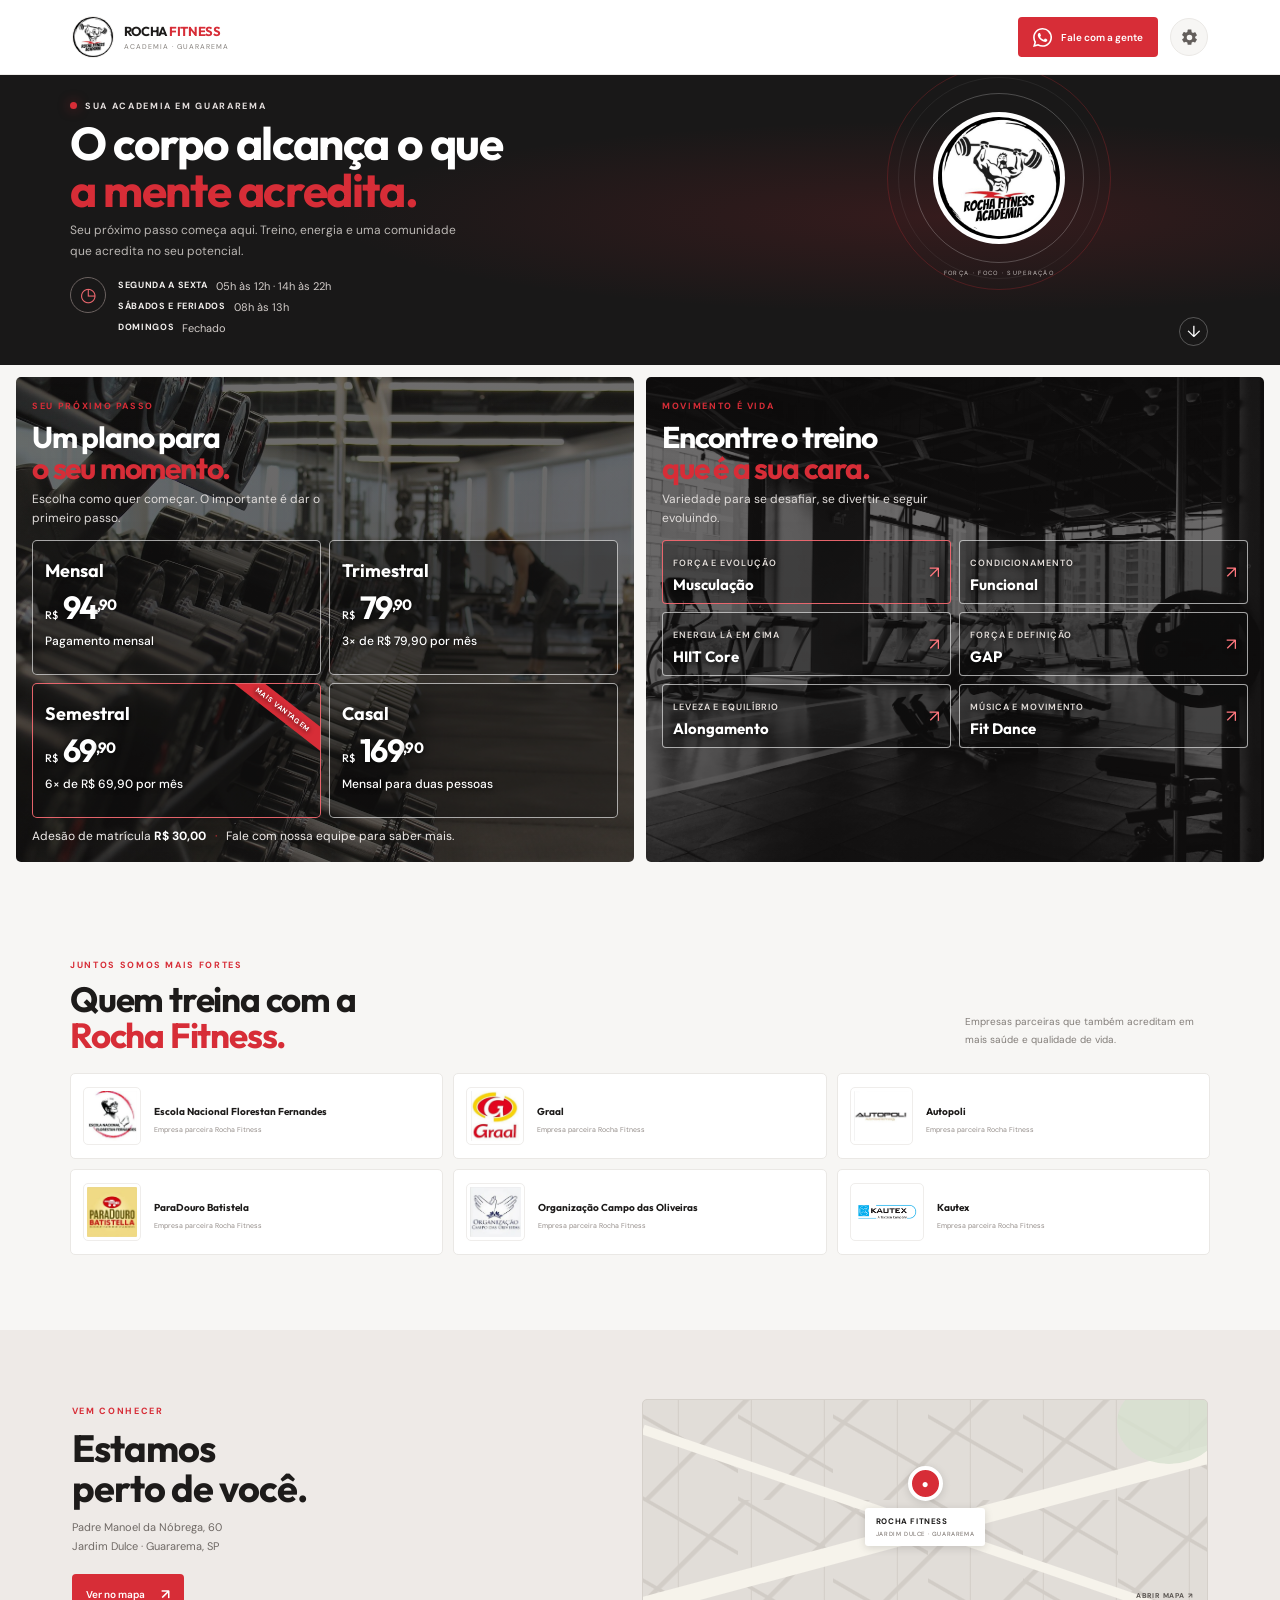
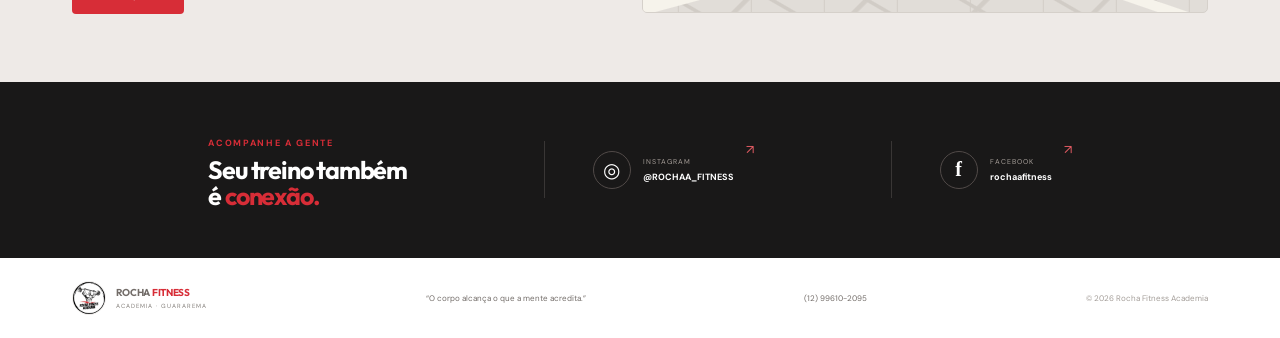
<file: index.html>
<!doctype html>
<html lang="pt-BR">
<head>
  <meta charset="utf-8">
  <meta name="viewport" content="width=device-width, initial-scale=1">
  <meta name="theme-color" content="#181818">
  <meta name="description" content="Conheça a Rocha Fitness Academia em Guararema: modalidades, planos, horários e localização.">
  <title>Rocha Fitness Academia | Guararema</title>
  <link rel="preconnect" href="https://fonts.googleapis.com">
  <link rel="preconnect" href="https://fonts.gstatic.com" crossorigin>
  <link href="https://fonts.googleapis.com/css2?family=DM+Sans:wght@400;500;600;700&family=Outfit:wght@400;500;600;700;800&display=swap" rel="stylesheet">
  <link rel="stylesheet" href="public.css">
  <script src="supabase-config.js" defer></script>
  <script src="public.js" defer></script>
</head>
<body>
  <header class="site-header">
    <a class="public-brand" href="#inicio">
      <img src="assets/logo.jpg" alt="Logotipo Rocha Fitness Academia">
      <span><strong>ROCHA <b>FITNESS</b></strong><small>ACADEMIA · GUARAREMA</small></span>
    </a>
    <div class="header-actions">
      <a class="header-cta" href="https://wa.me/5511964916477" target="_blank" rel="noopener noreferrer">
        <svg class="whatsapp-icon" viewBox="0 0 24 24" aria-hidden="true">
          <path d="M20.52 3.48A11.86 11.86 0 0 0 12.08 0C5.5 0 .14 5.35.14 11.94c0 2.1.55 4.15 1.6 5.96L.05 24l6.25-1.64a11.94 11.94 0 0 0 5.77 1.47h.01c6.58 0 11.94-5.36 11.94-11.94 0-3.19-1.24-6.19-3.5-8.41ZM12.08 21.8h-.01a9.9 9.9 0 0 1-5.04-1.38l-.36-.21-3.71.97.99-3.62-.24-.37a9.88 9.88 0 0 1-1.52-5.25c0-5.46 4.44-9.9 9.9-9.9 2.65 0 5.14 1.03 7.01 2.9a9.84 9.84 0 0 1 2.9 7c0 5.46-4.45 9.9-9.92 9.9Zm5.43-7.41c-.3-.15-1.76-.87-2.03-.97-.27-.1-.47-.15-.67.15-.2.3-.77.97-.94 1.17-.17.2-.35.22-.65.07-.3-.15-1.26-.47-2.4-1.49-.89-.79-1.49-1.77-1.66-2.07-.18-.3-.02-.46.13-.61.13-.13.3-.35.45-.52.15-.17.2-.3.3-.5.1-.2.05-.37-.02-.52-.08-.15-.67-1.61-.92-2.2-.24-.58-.49-.5-.67-.51h-.57c-.2 0-.52.07-.79.37-.27.3-1.04 1.02-1.04 2.48s1.07 2.87 1.22 3.07c.15.2 2.1 3.2 5.08 4.49.71.31 1.26.5 1.69.64.71.23 1.36.2 1.87.12.57-.08 1.76-.72 2.01-1.42.25-.69.25-1.29.17-1.42-.08-.12-.27-.2-.57-.35Z"/>
        </svg>
        <span>Fale com a gente</span>
      </a>
      <a class="admin-button" href="admin.html" aria-label="Administrar" title="Administrar">
        <svg viewBox="0 0 24 24" aria-hidden="true">
          <path d="M19.14 12.94a7.5 7.5 0 0 0 .05-.94c0-.32-.02-.63-.06-.94l2.03-1.58a.5.5 0 0 0 .12-.64l-1.92-3.32a.5.5 0 0 0-.61-.22l-2.39.96a7.2 7.2 0 0 0-1.63-.94l-.36-2.54A.49.49 0 0 0 13.88 2h-3.76a.49.49 0 0 0-.49.42L9.27 4.96c-.59.23-1.14.55-1.63.94l-2.39-.96a.5.5 0 0 0-.61.22L2.72 8.48a.5.5 0 0 0 .12.64l2.03 1.58a7.5 7.5 0 0 0-.05.94c0 .32.02.63.06.94l-2.03 1.58a.5.5 0 0 0-.12.64l1.92 3.32c.12.21.37.3.61.22l2.39-.96c.49.39 1.04.71 1.63.94l.36 2.54c.04.24.24.42.49.42h3.76c.25 0 .45-.18.49-.42l.36-2.54c.59-.23 1.14-.55 1.63-.94l2.39.96a.5.5 0 0 0 .61-.22l1.92-3.32a.5.5 0 0 0-.12-.64l-2.03-1.58ZM12 15.5a3.5 3.5 0 1 1 0-7 3.5 3.5 0 0 1 0 7Z"/>
        </svg>
      </a>
    </div>
  </header>

  <main>
    <section class="public-hero" id="inicio">
      <div class="hero-inner">
        <div class="hero-copy">
          <span class="hero-label"><span></span> SUA ACADEMIA EM GUARAREMA</span>
          <h1>O corpo alcança o que <br><em>a mente acredita.</em></h1>
          <p>Seu próximo passo começa aqui. Treino, energia e uma comunidade que acredita no seu potencial.</p>
          <div class="hero-actions">
            <div class="hero-hours" id="horarios" aria-label="Horários de funcionamento">
              <span class="hero-hours-icon">◷</span>
              <span class="hero-hours-copy">
                <strong>SEGUNDA A SEXTA <span>05h às 12h · 14h às 22h</span></strong>
                <strong>SÁBADOS E FERIADOS <span>08h às 13h</span></strong>
                <strong>DOMINGOS <span>Fechado</span></strong>
              </span>
            </div>
          </div>
        </div>
        <div class="hero-emblem"><div class="emblem-ring"><img src="assets/logo.jpg" alt="Rocha Fitness Academia"></div><span class="emblem-caption">FORÇA · FOCO · SUPERAÇÃO</span></div>
      </div>
      <a class="scroll-cue" href="#planos" aria-label="Rolar para os planos">↓</a>
    </section>

    <div class="offerings-layout">
      <section class="section section-plans" id="planos">
        <div class="section-heading"><div><span class="eyebrow">SEU PRÓXIMO PASSO</span><h2>Um plano para<br><em>o seu momento.</em></h2></div><p>Escolha como quer começar. O importante é dar o primeiro passo.</p></div>
        <div class="public-plans">
          <article class="public-plan"><h3>Mensal</h3><div class="public-price"><small>R$</small> 94<sup>,90</sup></div><p class="plan-detail">Pagamento mensal</p></article>
          <article class="public-plan"><h3>Trimestral</h3><div class="public-price"><small>R$</small> 79<sup>,90</sup></div><p class="plan-detail">3× de R$ 79,90 por mês</p></article>
          <article class="public-plan plan-highlight"><span class="plan-ribbon">MAIS VANTAGEM</span><h3>Semestral</h3><div class="public-price"><small>R$</small> 69<sup>,90</sup></div><p class="plan-detail">6× de R$ 69,90 por mês</p></article>
          <article class="public-plan"><h3>Casal</h3><div class="public-price"><small>R$</small> 169<sup>,90</sup></div><p class="plan-detail">Mensal para duas pessoas</p></article>
        </div>
        <p class="enrollment-note">Adesão de matrícula <strong>R$ 30,00</strong> <span>·</span> Fale com nossa equipe para saber mais.</p>
      </section>

      <section class="section modalities-section" id="modalidades">
        <div class="section-heading"><div><span class="eyebrow">MOVIMENTO É VIDA</span><h2>Encontre o treino<br><em>que é a sua cara.</em></h2></div><p>Variedade para se desafiar, se divertir e seguir evoluindo.</p></div>
        <div class="modalities-grid">
          <article class="modality-card modality-feature"><div><span>FORÇA E EVOLUÇÃO</span><h3>Musculação</h3></div><span class="modality-arrow">↗</span></article>
          <article class="modality-card"><div><span>CONDICIONAMENTO</span><h3>Funcional</h3></div><span class="modality-arrow">↗</span></article>
          <article class="modality-card"><div><span>ENERGIA LÁ EM CIMA</span><h3>HIIT Core</h3></div><span class="modality-arrow">↗</span></article>
          <article class="modality-card"><div><span>FORÇA E DEFINIÇÃO</span><h3>GAP</h3></div><span class="modality-arrow">↗</span></article>
          <article class="modality-card"><div><span>LEVEZA E EQUILÍBRIO</span><h3>Alongamento</h3></div><span class="modality-arrow">↗</span></article>
          <article class="modality-card"><div><span>MÚSICA E MOVIMENTO</span><h3>Fit Dance</h3></div><span class="modality-arrow">↗</span></article>
        </div>
      </div>

    <section class="section partners-section" id="parcerias">
      <div class="section-heading partner-heading"><div><span class="eyebrow">JUNTOS SOMOS MAIS FORTES</span><h2>Quem treina com a<br><em>Rocha Fitness.</em></h2></div><p>Empresas parceiras que também acreditam em mais saúde e qualidade de vida.</p></div>
      <div class="partners-grid" id="partners-grid" aria-live="polite">
        <article class="partner-card"><img class="partner-image" src="assets/partner-florestan.png" alt="Logotipo Escola Nacional Florestan Fernandes"><div><strong>Escola Nacional Florestan Fernandes</strong><small>Empresa parceira Rocha Fitness</small></div></article>
        <article class="partner-card"><img class="partner-image" src="assets/partner-graal.png" alt="Logotipo Graal"><div><strong>Graal</strong><small>Empresa parceira Rocha Fitness</small></div></article>
        <article class="partner-card"><img class="partner-image" src="assets/partner-autopoli.png" alt="Logotipo Autopoli"><div><strong>Autopoli</strong><small>Empresa parceira Rocha Fitness</small></div></article>
        <article class="partner-card"><img class="partner-image" src="assets/partner-paradouro.png" alt="Logotipo ParaDouro Batistela"><div><strong>ParaDouro Batistela</strong><small>Empresa parceira Rocha Fitness</small></div></article>
        <article class="partner-card"><img class="partner-image" src="assets/partner-campo-das-oliveiras.png" alt="Logotipo Organização Campo das Oliveiras"><div><strong>Organização Campo das Oliveiras</strong><small>Empresa parceira Rocha Fitness</small></div></article>
        <article class="partner-card"><img class="partner-image" src="assets/partner-kautex.png" alt="Logotipo Kautex"><div><strong>Kautex</strong><small>Empresa parceira Rocha Fitness</small></div></article>
      </div>
    </section>

    <section class="location-section" id="localizacao">
      <div class="location-copy"><span class="eyebrow">VEM CONHECER</span><h2>Estamos<br>perto de você.</h2><p>Padre Manoel da Nóbrega, 60<br>Jardim Dulce · Guararema, SP</p><a class="button button-red" href="https://www.google.com/maps/search/?api=1&query=Padre+Manoel+da+N%C3%B3brega%2C+60%2C+Jardim+Dulce%2C+Guararema%2C+SP" target="_blank" rel="noopener noreferrer">Ver no mapa <span>↗</span></a></div>
      <a class="map-card" href="https://www.google.com/maps/search/?api=1&query=Padre+Manoel+da+N%C3%B3brega%2C+60%2C+Jardim+Dulce%2C+Guararema%2C+SP" target="_blank" rel="noopener noreferrer" aria-label="Abrir localização no Google Maps"><span class="map-lines"></span><span class="map-pin">●</span><span class="map-label">ROCHA FITNESS <small>JARDIM DULCE · GUARAREMA</small></span><span class="map-open">ABRIR MAPA ↗</span></a>
    </section>

    <section class="social-band"><div><span class="eyebrow">ACOMPANHE A GENTE</span><h2>Seu treino também<br>é <em>conexão.</em></h2></div><a href="https://www.instagram.com/ROCHAA_FITNESS/" target="_blank" rel="noopener noreferrer"><span class="social-icon">◎</span><span><small>INSTAGRAM</small><strong>@ROCHAA_FITNESS</strong></span><span class="social-arrow">↗</span></a><a href="https://www.facebook.com/rochaafitness" target="_blank" rel="noopener noreferrer"><span class="social-icon facebook-icon">f</span><span><small>FACEBOOK</small><strong>rochaafitness</strong></span><span class="social-arrow">↗</span></a></section>
  </main>

  <footer class="public-footer"><a class="public-brand" href="#inicio"><img src="assets/logo.jpg" alt=""><span><strong>ROCHA <b>FITNESS</b></strong><small>ACADEMIA · GUARAREMA</small></span></a><p>“O corpo alcança o que a mente acredita.”</p><a href="tel:+5512996102095">(12) 99610-2095</a><span>© <span id="current-year"></span> Rocha Fitness Academia</span></footer>
</body>
</html>
</file>
<file: public.css>
:root {
  color-scheme: light;
  --red: #d72d37;
  --ink: #1d1b1a;
  --muted: #827d79;
  --paper: #f7f6f4;
  --line: #eae8e5;
  font-family: "DM Sans", sans-serif;
  font-synthesis: none;
  text-rendering: optimizeLegibility;
}
* { box-sizing: border-box; }
html { scroll-behavior: smooth; scroll-padding-top: 85px; }
body { background: var(--paper); color: var(--ink); margin: 0; min-width: 320px; }
a { color: inherit; text-decoration: none; }
.site-header { align-items: center; background: rgba(255,255,255,.97); border-bottom: 1px solid #eeecea; display: flex; height: 75px; justify-content: space-between; padding: 0 max(calc((100vw - 1200px) / 2), 5.6%); position: sticky; top: 0; z-index: 20; }
.public-brand { align-items: center; display: inline-flex; flex: 0 0 auto; gap: 10px; }
.public-brand img { background: #fff; border: 1px solid #eeecea; border-radius: 50%; height: 42px; object-fit: cover; width: 42px; }
.public-brand span { display: flex; flex-direction: column; gap: 3px; }
.public-brand strong { font-family: Outfit,sans-serif; font-size: 13px; letter-spacing: -.3px; }
.public-brand strong b { color: var(--red); }
.public-brand small { color: #85807c; font-size: 7px; letter-spacing: 1px; }
.header-actions { align-items: center; display: flex; gap: 12px; margin-left: auto; }
.header-cta { align-items: center; background: var(--red); border-radius: 4px; color: white; display: inline-flex; font-size: 10px; font-weight: 600; gap: 9px; min-height: 40px; padding: 0 15px; transition: background .2s,transform .2s; }
.header-cta:hover { background: #bd222c; transform: translateY(-1px); }
.whatsapp-icon { fill: currentColor; height: 19px; width: 19px; }
.admin-button { align-items: center; background: #f7f6f4; border: 1px solid #eae8e5; border-radius: 50%; color: #635e5b; display: inline-flex; height: 38px; justify-content: center; transition: background .18s,color .18s; width: 38px; }
.admin-button:hover { background: #f7eeee; color: var(--red); }
.admin-button svg { fill: currentColor; height: 19px; width: 19px; }
.public-footer a:hover { color: var(--red); }
.public-hero { background: #191818; color: white; min-height: 285px; overflow: hidden; position: relative; }
.public-hero:after { background: radial-gradient(ellipse at 74% 49%,rgba(215,45,55,.15),transparent 46%); content:""; inset:0; pointer-events:none; position:absolute; }
.hero-inner { margin: 0 auto; max-width: 1200px; min-height: 285px; padding: 18px 30px 30px; position: relative; }
.hero-copy { max-width: 660px; position: relative; z-index: 2; }
.hero-label,.eyebrow { color: var(--red); font-size: 9px; font-weight: 700; letter-spacing: 1.65px; }
.hero-label { align-items: center; color: #e4dedd; display: inline-flex; gap: 8px; }
.hero-label span { background: var(--red); border-radius: 50%; box-shadow: 0 0 12px #d72d3780; height: 7px; width: 7px; }
.hero-copy h1,.section-heading h2,.hours-message h2,.location-copy h2,.social-band h2 { font-family: Outfit,sans-serif; font-size: clamp(32px,3.8vw,46px); letter-spacing: -1.4px; line-height: 1.03; margin: 6px 0 5px; }
.hero-copy h1 em,.section-heading h2 em,.hours-message h2 em,.social-band h2 em { color: var(--red); font-style: normal; }
.hero-copy>p { color: #bbb7b4; font-size: 12px; line-height: 1.8; margin: 0; max-width: 395px; }
.hero-actions { align-items: flex-start; display: flex; margin-top: 14px; }
.button { align-items: center; border-radius: 4px; display: inline-flex; font-size: 10px; font-weight: 600; gap: 16px; justify-content: center; min-height: 40px; padding: 0 14px; transition: background .2s,transform .2s; }
.button:hover { transform: translateY(-2px); }
.button-red { background: var(--red); color: white; }
.button-red:hover,.header-cta:hover { background: #bd222c; }
.button span { font-size: 14px; }
.hero-hours { align-items: flex-start; display: flex; gap: 12px; }
.hero-hours-icon { align-items: center; border: 1px solid #6b6260; border-radius: 50%; color: #f06970; display: flex; flex: 0 0 36px; font-size: 19px; height: 36px; justify-content: center; width: 36px; }
.hero-hours-copy { display: flex; flex-direction: column; gap: 7px; padding-top: 2px; }
.hero-hours-copy strong { color: #f2efed; display: flex; flex-wrap: wrap; font-size: 9px; gap: 8px; letter-spacing: .65px; }
.hero-hours-copy strong span { color: #d3cdca; font-size: 11px; font-weight: 400; letter-spacing: 0; }
.hero-emblem { align-items: center; display: flex; flex-direction: column; position: absolute; right: 13%; top: 18px; z-index: 1; }
.emblem-ring { align-items: center; border: 1px solid #ffffff3a; border-radius: 50%; display: flex; height: 170px; justify-content: center; position: relative; width: 170px; }
.emblem-ring:before,.emblem-ring:after { border: 1px solid #ffffff10; border-radius: 50%; content: ""; height: 200px; position: absolute; width: 200px; }
.emblem-ring:after { border-color: #d72d3740; height: 222px; width: 222px; }
.emblem-ring img { background: #fff; border: 5px solid #ffffff22; border-radius: 50%; height: 132px; object-fit: cover; width: 132px; }
.emblem-caption { color: #c3bcba; font-size: 6px; letter-spacing: 1.3px; margin-top: 6px; }
.hero-bottom-note { bottom: 21px; color: #999390; font-size: 7px; letter-spacing: 1.2px; position: absolute; }
.hero-bottom-note span { color: var(--red); margin-right: 8px; }
.scroll-cue { align-items: center; border: 1px solid #ffffff45; border-radius: 50%; bottom: 19px; color: #fff; display: flex; height: 29px; justify-content: center; position: absolute; right: max(calc((100vw - 1200px)/2 + 30px),5.6%); width: 29px; z-index: 1; }
.trust-strip { align-items: center; background: #fff; border-bottom: 1px solid var(--line); display: flex; gap: clamp(20px,5vw,68px); justify-content: center; min-height: 82px; }
.trust-strip>div { align-items: center; display: flex; gap: 10px; }
.trust-strip>div>strong { color: var(--red); font-family: Outfit,sans-serif; font-size: 19px; }
.trust-strip>div>span { color: #77716d; font-size: 9px; }
.trust-strip>i { background: #e9e6e3; height: 25px; width: 1px; }
.trust-location { color: var(--red); font-size: 12px; }
.section { margin: 0 auto; max-width: 1200px; padding: 54px 30px; }
.offerings-layout { align-items: stretch; display: grid; gap: 12px; grid-template-columns: repeat(2,minmax(0,1fr)); margin: 0; max-width: none; padding: 12px 16px 36px; }
.offerings-layout .section { margin: 0; max-width: none; padding: 16px; }
.section-plans { background: linear-gradient(rgba(20,18,18,.62),rgba(20,18,18,.68)),url("assets/plans-background.jpg") center/cover; border-radius: 5px; color: #fff; }
.section-plans .section-heading,.modalities-section .section-heading { align-items: flex-start; flex-direction: column; gap: 6px; margin-bottom: 12px; }
.section-plans .section-heading h2,.modalities-section .section-heading h2 { font-size: 30px; }
.section-plans .section-heading h2,.modalities-section .section-heading h2 { color: #fff; }
.section-plans .section-heading>p,.modalities-section .section-heading>p { color: #e0dcda; font-size: 12px; line-height: 1.6; margin: 0; max-width: 290px; }
.section-heading { align-items: flex-end; display: flex; justify-content: space-between; margin-bottom: 20px; }
.section-heading h2,.hours-message h2,.social-band h2 { font-size: 35px; letter-spacing: -1.2px; margin: 8px 0 0; }
.section-heading>p { color: var(--muted); font-size: 10px; line-height: 1.8; margin: 0 0 4px; max-width: 245px; }
.public-plans { display: grid; gap: 8px; grid-template-columns: repeat(2,minmax(0,1fr)); }
.public-plan { background: rgba(15,14,14,.37); border: 1px solid rgba(255,255,255,.62); border-radius: 5px; color: #fff; min-height: 135px; overflow: hidden; padding: 10px 12px; position: relative; text-shadow: 0 1px 5px rgba(0,0,0,.8); }
.public-plan.plan-highlight { border-color: rgba(241,105,112,.95); }
.plan-ribbon { background: var(--red); color: white; font-size: 7px; font-weight: 700; letter-spacing: .8px; padding: 5px 29px; position: absolute; right: -25px; top: 16px; transform: rotate(38deg); }
.plan-index { color: #a19a96; font-size: 7px; font-weight: 700; letter-spacing: .9px; }
.public-plan h3 { font-family: Outfit,sans-serif; font-size: 18px; margin: 8px 0 5px; }
.public-price { font-family: Outfit,sans-serif; font-size: 32px; font-weight: 700; letter-spacing: -1.5px; }
.public-price small { color: #fff; font-size: 11px; font-weight: 500; letter-spacing: 0; }
.public-price sup { color: inherit; font-size: 15px; letter-spacing: -.6px; vertical-align: 9px; }
.plan-detail { color: #fff; font-size: 12px; font-weight: 500; line-height: 1.5; margin: 5px 0 0; }
.enrollment-note { color: #f0ecea; font-size: 12px; line-height: 1.6; margin: 9px 0 0; }
.enrollment-note strong { color: #fff; }
.enrollment-note span { color: var(--red); margin: 0 6px; }
.modalities-section { background: linear-gradient(rgba(20,18,18,.62),rgba(20,18,18,.68)),url("assets/modalities-background.jpg") center/cover; border-radius: 5px; color: #fff; }
.modalities-grid { display: grid; gap: 8px; grid-template-columns: repeat(2,minmax(0,1fr)); }
.modality-card { align-items: center; background: rgba(15,14,14,.37); border: 1px solid rgba(255,255,255,.62); border-radius: 4px; color: #fff; display: flex; gap: 15px; min-height: 60px; padding: 9px 10px; text-shadow: 0 1px 5px rgba(0,0,0,.8); }
.modality-feature { border-color: rgba(241,105,112,.95); }
.modality-card>div { flex: 1; }
.modality-card>div>span { color: #e4deda; font-size: 9px; font-weight: 600; letter-spacing: .9px; }
.modality-card h3 { color: #fff; font-family: Outfit,sans-serif; font-size: 15px; font-weight: 700; margin: 4px 0 0; }
.modality-arrow { color: #ff777e; font-size: 17px; }
.partners-section { padding-bottom: 75px; }
.partners-grid { display: grid; gap: 10px; grid-template-columns: repeat(3,minmax(0,1fr)); }
.partner-card { align-items: center; background: #fff; border: 1px solid var(--line); border-radius: 5px; display: flex; gap: 13px; min-height: 86px; padding: 12px; }
.partner-image { align-items: center; background: #f4efed; border-radius: 5px; color: var(--red); display: flex; flex: 0 0 58px; font-family: Outfit,sans-serif; font-size: 14px; font-weight: 700; height: 58px; justify-content: center; object-fit: contain; padding: 3px; }
.partner-image[src^="data:"] { background: white; border: 1px solid #efedeb; }
.partner-image[src^="assets/partner-"] { background: white; border: 1px solid #efedeb; }
.partner-card strong { font-family: Outfit,sans-serif; font-size: 10px; line-height: 1.45; }
.partner-card small { color: #938c88; display: block; font-size: 7px; margin-top: 5px; }
.location-section { align-items: center; background: #eeeae7; display: grid; gap: 55px; grid-template-columns: 1fr 1.1fr; padding: 68px max(calc((100vw - 1140px)/2),5.6%); }
.location-copy h2 { font-size: 38px; letter-spacing: -1px; margin: 10px 0; }
.location-copy>p { color: #6f6965; font-size: 11px; line-height: 1.8; margin: 0 0 17px; }
.map-card { align-items: center; background-color: #e1ddd8; background-image: linear-gradient(30deg,transparent 46%,#d1ccc6 47%,#d1ccc6 49%,transparent 50%),linear-gradient(135deg,transparent 45%,#d2cdc7 46%,#d2cdc7 48%,transparent 49%),linear-gradient(90deg,transparent 47%,#d5d0ca 48%,#d5d0ca 49%,transparent 50%); background-size: 95px 82px,120px 100px,73px 100%; border: 1px solid #d5d0ca; border-radius: 5px; display: flex; flex-direction: column; height: 214px; justify-content: center; overflow: hidden; position: relative; }
.map-card:before,.map-card:after { background: #f6f3eb; content: ""; height: 18px; left: -20px; position: absolute; top: 49%; transform: rotate(-15deg); width: 130%; }
.map-card:after { height: 10px; top: 68%; transform: rotate(19deg); }
.map-lines { background: #d7e2d0; border-radius: 50%; height: 83px; opacity: .8; position: absolute; right: -14px; top: -19px; width: 104px; }
.map-pin { align-items: center; background: var(--red); border: 4px solid white; border-radius: 50%; box-shadow: 0 2px 8px #0002; color: white; display: flex; font-size: 12px; height: 35px; justify-content: center; position: relative; width: 35px; z-index: 1; }
.map-label { background: white; border-radius: 3px; box-shadow: 0 2px 8px #0002; font-size: 8px; font-weight: 700; letter-spacing: .6px; margin-top: 7px; padding: 8px 11px; position: relative; z-index: 1; }
.map-label small { color: #847d78; display: block; font-size: 6px; font-weight: 500; margin-top: 4px; }
.map-open { bottom: 12px; color: #5a5551; font-size: 7px; font-weight: 700; letter-spacing: .8px; position: absolute; right: 14px; z-index: 2; }
.social-band { align-items: center; background: #191818; color: white; display: flex; justify-content: space-evenly; padding: 48px max(calc((100vw - 1140px)/2),5.6%); }
.social-band h2 { font-size: 25px; margin-top: 7px; }
.social-band>a { align-items: center; border-left: 1px solid #393635; display: flex; gap: 12px; min-height: 57px; padding-left: clamp(16px,4vw,48px); }
.social-icon { align-items: center; border: 1px solid #514a48; border-radius: 50%; color: white; display: flex; font-size: 20px; height: 38px; justify-content: center; width: 38px; }
.facebook-icon { font-family: Georgia,serif; font-weight: 700; }
.social-band>a>span:nth-child(2) { display: flex; flex-direction: column; gap: 5px; }
.social-band>a small { color: #a69e99; font-size: 7px; letter-spacing: 1px; }
.social-band>a strong { font-size: 9px; }
.social-arrow { align-self: flex-start; color: #e35b63; font-size: 13px; }
.public-footer { align-items: center; background: #fff; display: flex; gap: clamp(14px,3vw,38px); justify-content: space-between; min-height: 80px; padding: 15px max(calc((100vw - 1200px)/2),5.6%); }
.public-footer .public-brand img { height: 34px; width: 34px; }
.public-footer .public-brand strong { font-size: 10px; }
.public-footer .public-brand small { font-size: 6px; }
.public-footer>p,.public-footer>a,.public-footer>span { color: #736d69; font-size: 8px; margin: 0; }
.public-footer>span { color: #a39d98; }
@media(max-width:900px) {
  .site-header { padding-left: 4%; padding-right: 4%; }
  .header-actions { gap: 9px; }
  .header-cta { padding: 0 11px; }
  .hero-emblem { right: 7%; top: 21px; }
  .hero-emblem .emblem-ring { height: 150px; width: 150px; }
  .emblem-ring img { height: 116px; width: 116px; }
  .emblem-ring:before { height: 178px; width: 178px; }
  .emblem-ring:after { height: 198px; width: 198px; }
  .hero-copy { max-width: 57%; }
  .offerings-layout { gap: 12px; padding-left: 12px; padding-right: 12px; }
  .offerings-layout .section { padding: 15px 12px; }
  .section-plans .section-heading h2,.modalities-section .section-heading h2 { font-size: 28px; }
  .public-plans { grid-template-columns: repeat(2,minmax(0,1fr)); }
  .public-price { font-size: 26px; }
  .public-plan { padding-left: 11px; padding-right: 11px; }
  .modalities-grid { grid-template-columns: 1fr; }
  .modality-card { min-height: 58px; padding: 9px; }
  .location-section { gap: 30px; }
  .public-footer { flex-wrap: wrap; }
}
@media(max-width:650px) {
  html { scroll-padding-top: 68px; }
  .site-header { height: 65px; padding: 0 17px; }
  .public-brand img { height: 37px; width: 37px; }
  .public-brand strong { font-size: 12px; }
  .header-actions { gap: 7px; }
  .header-cta { font-size: 9px; gap: 6px; min-height: 36px; padding: 0 9px; }
  .whatsapp-icon { height: 17px; width: 17px; }
  .admin-button { height: 35px; width: 35px; }
  .public-hero { min-height: 350px; }
  .hero-inner { min-height: 350px; padding: 27px 22px 37px; }
  .hero-copy { max-width: 100%; }
  .hero-copy h1 { font-size: clamp(32px,8.5vw,38px); letter-spacing: -1.2px; margin-top: 8px; }
  .hero-copy>p { font-size: 10px; max-width: 310px; }
  .hero-actions { margin-top: 13px; }
  .hero-hours { gap: 9px; }
  .hero-hours-icon { flex-basis: 30px; font-size: 16px; height: 30px; width: 30px; }
  .hero-hours-copy { gap: 6px; }
  .hero-hours-copy strong { font-size: 8px; gap: 6px; letter-spacing: .4px; }
  .hero-hours-copy strong span { font-size: 10px; }
  .hero-emblem { bottom: 18px; opacity: .65; right: 15px; top: auto; }
  .hero-emblem .emblem-ring { height: 82px; width: 82px; }
  .emblem-ring img { border-width: 3px; height: 66px; width: 66px; }
  .emblem-ring:before { height: 98px; width: 98px; }
  .emblem-ring:after { height: 112px; width: 112px; }
  .emblem-caption { font-size: 5px; margin-top: 5px; }
  .hero-bottom-note { bottom: 17px; font-size: 6px; }
  .scroll-cue { bottom: 15px; right: 19px; }
  .section { padding: 42px 19px; }
  .offerings-layout { grid-template-columns: 1fr; gap: 12px; padding: 12px 19px 36px; }
  .offerings-layout .section { padding: 16px; }
  .section-heading { align-items: flex-start; flex-direction: column; gap: 9px; margin-bottom: 16px; }
  .section-heading h2,.hours-message h2 { font-size: 31px; }
  .section-plans .section-heading h2,.modalities-section .section-heading h2 { font-size: 28px; }
  .section-heading>p { font-size: 9px; max-width: 310px; }
  .public-plans { gap: 8px; grid-template-columns: repeat(2,minmax(0,1fr)); }
  .public-plan { min-height: 130px; padding: 10px 12px; }
  .public-plan h3 { font-size: 16px; margin-top: 7px; }
  .public-price { font-size: 27px; }
  .public-price sup { font-size: 13px; }
  .public-price small { font-size: 10px; }
  .plan-detail { font-size: 11px; }
  .enrollment-note { font-size: 11px; line-height: 1.7; }
  .modalities-grid { gap: 7px; grid-template-columns: repeat(2,minmax(0,1fr)); }
  .modality-card { gap: 8px; min-height: 56px; padding: 8px; }
  .modality-number { flex: 0 0 26px; height: 26px; width: 26px; }
  .modality-card>div>span { font-size: 8px; letter-spacing: .4px; }
  .modality-card h3 { font-size: 13px; }
  .partners-section { padding-bottom: 53px; }
  .partners-grid { gap: 8px; grid-template-columns: repeat(2,minmax(0,1fr)); }
  .partner-card { gap: 8px; min-height: 74px; padding: 8px; }
  .partner-image { flex-basis: 43px; font-size: 11px; height: 43px; }
  .partner-card strong { font-size: 8px; }
  .partner-card small { font-size: 6px; }
  .location-section { gap: 23px; grid-template-columns: 1fr; padding: 50px 21px; }
  .location-copy h2 { font-size: 34px; }
  .map-card { height: 180px; }
  .social-band { align-items: flex-start; flex-direction: column; gap: 22px; padding: 43px 21px; }
  .social-band h2 { font-size: 24px; }
  .social-band>a { border-left: 0; border-top: 1px solid #393635; min-height: auto; padding: 14px 0 0; width: 100%; }
  .public-footer { align-items: flex-start; flex-direction: column; gap: 12px; padding: 23px 20px; }
}
</file>
